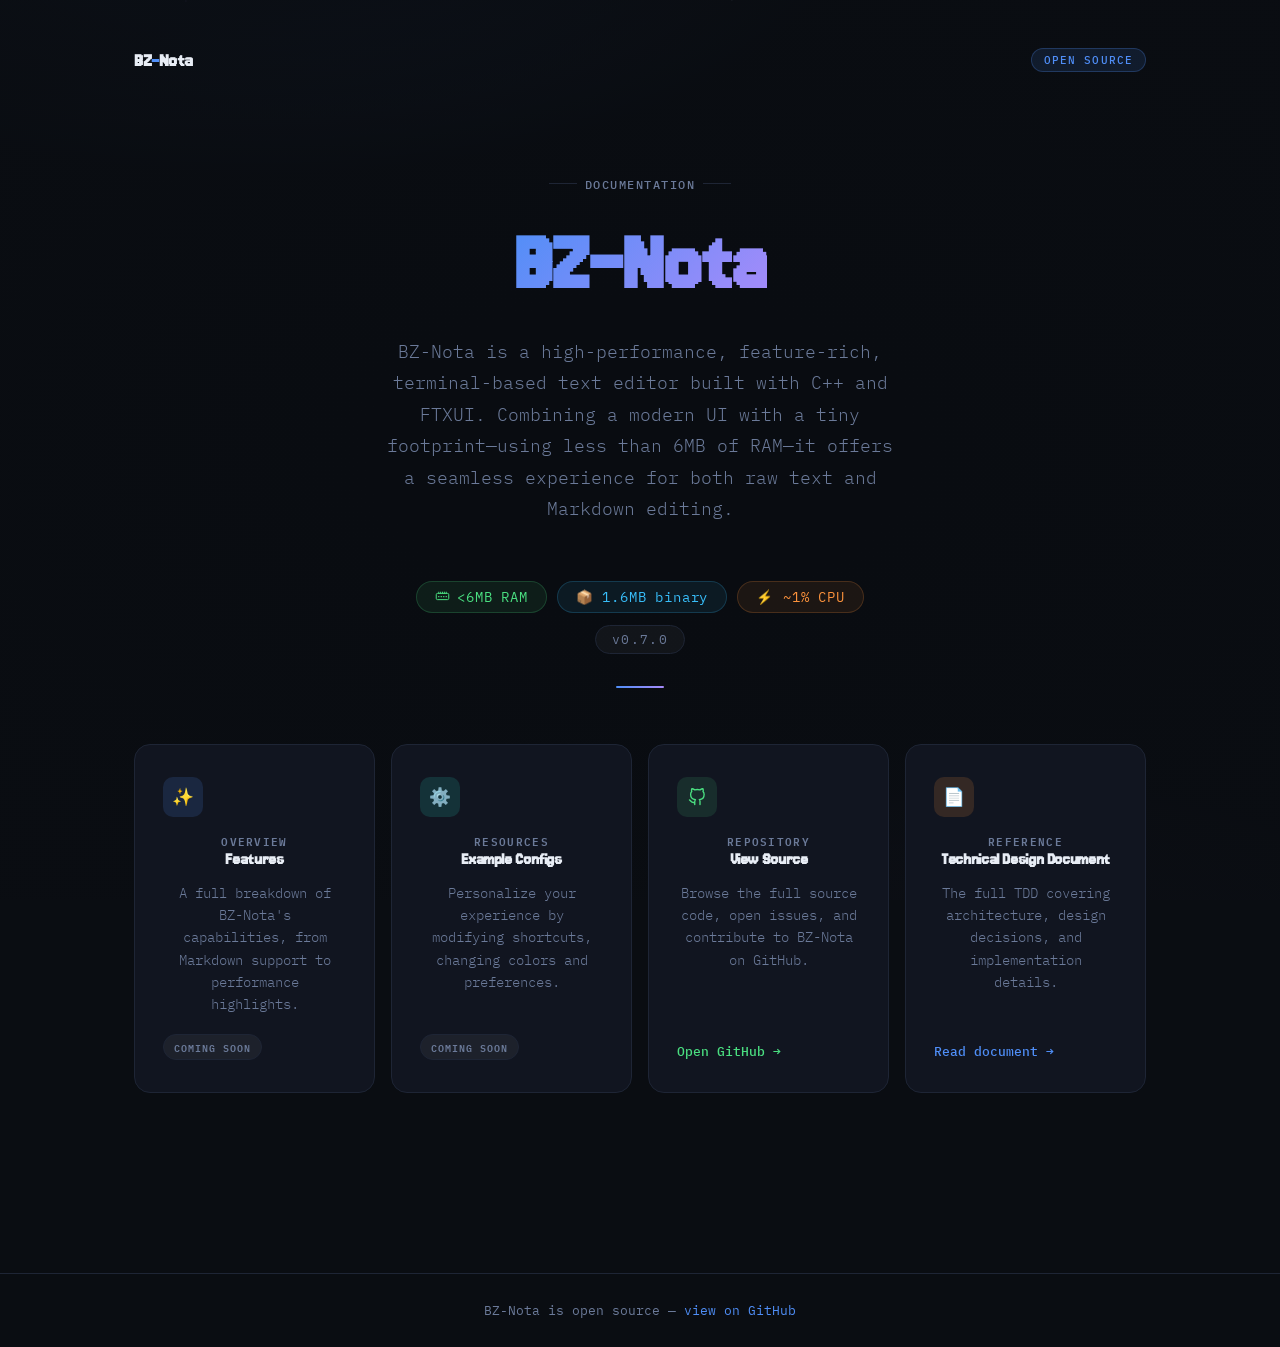
<file: index.html>
<!DOCTYPE html>
<html lang="en">
<head>
  <meta charset="UTF-8" />
  <meta name="viewport" content="width=device-width, initial-scale=1.0"/>
  <title>BZ-Nota</title>
  <meta name="description" content="BZ-Nota is a high-performance terminal-based text editor built with C++ and FTXUI. Under 6MB RAM, 1.6MB binary, ~1% CPU — with full Markdown support and a modern TUI." />
  <link href="https://fonts.googleapis.com/css2?family=Jersey+15&family=IBM+Plex+Mono:wght@300;400;500;600&display=swap" rel="stylesheet"/>
  <style>
    *, *::before, *::after { box-sizing: border-box; margin: 0; padding: 0; }

    :root {
      --bg: #0a0d12;
      --surface: #111520;
      --border: #1e2535;
      --accent: #4f8ef7;
      --accent-soft: rgba(79,142,247,0.12);
      --accent2: #a78bfa;
      --text: #e8edf5;
      --muted: #6b7a99;
      --card-bg: #13182200;
    }

    html { scroll-behavior: smooth; }

    body {
      background: var(--bg);
      color: var(--text);
      font-family: 'IBM Plex Mono', monospace;
      font-weight: 400;
      min-height: 100vh;
      overflow-x: hidden;
    }

    /* ── Terminal canvas background ── */
    #terminal-bg {
      position: fixed;
      inset: 0;
      z-index: 0;
      pointer-events: none;
      overflow: hidden;
      background: #0a0d12;
    }

    #terminal-bg canvas {
      position: absolute;
      inset: 0;
      width: 100%;
      height: 100%;
      opacity: 0.38;
    }

    /* Soft radial vignette so text stays readable */
    #terminal-bg::after {
      content: '';
      position: absolute;
      inset: 0;
      background:
        radial-gradient(ellipse 70% 55% at 50% 50%, transparent 30%, rgba(10,13,18,0.82) 100%),
        radial-gradient(ellipse 80% 50% at 20% -10%, rgba(79,142,247,0.10) 0%, transparent 60%),
        radial-gradient(ellipse 60% 40% at 80% 110%, rgba(167,139,250,0.07) 0%, transparent 60%);
    }

    /* ── Layout ── */
    .wrapper {
      position: relative;
      z-index: 1;
      max-width: 1060px;
      margin: 0 auto;
      padding: 0 24px;
    }

    /* ── Header ── */
    header {
      padding: 48px 0 0;
      display: flex;
      align-items: center;
      justify-content: space-between;
    }

    .logo {
      font-family: 'Jersey 15', monospace;
      font-weight: 800;
      font-size: 1.25rem;
      letter-spacing: -0.02em;
      color: var(--text);
    }

    .logo span { color: var(--accent); }

    .badge {
      font-size: 0.7rem;
      font-weight: 500;
      letter-spacing: 0.1em;
      text-transform: uppercase;
      color: var(--accent);
      background: var(--accent-soft);
      border: 1px solid rgba(79,142,247,0.25);
      padding: 4px 12px;
      border-radius: 999px;
    }

    /* ── Hero ── */
    .hero {
      padding: 96px 0 80px;
      text-align: center;
    }

    .hero-eyebrow {
      display: inline-flex;
      align-items: center;
      gap: 8px;
      font-size: 0.78rem;
      font-weight: 500;
      letter-spacing: 0.12em;
      text-transform: uppercase;
      color: var(--muted);
      margin-bottom: 28px;
    }

    .hero-eyebrow::before,
    .hero-eyebrow::after {
      content: '';
      display: block;
      width: 28px;
      height: 1px;
      background: var(--border);
    }

    h1 {
      font-family: 'Jersey 15', monospace;
      font-weight: 800;
      font-size: clamp(3rem, 8vw, 5.5rem);
      line-height: 1.0;
      letter-spacing: -0.02em;
      margin-bottom: 28px;
    }

    h1 .highlight {
      background: linear-gradient(135deg, var(--accent) 0%, var(--accent2) 100%);
      -webkit-background-clip: text;
      -webkit-text-fill-color: transparent;
      background-clip: text;
    }

    .hero-desc {
      font-size: 1.125rem;
      line-height: 1.75;
      color: var(--muted);
      max-width: 520px;
      margin: 0 auto 56px;
      font-weight: 300;
    }

    /* ── Divider ── */
    .divider {
      width: 48px;
      height: 2px;
      background: linear-gradient(90deg, var(--accent), var(--accent2));
      margin: 0 auto 56px;
      border-radius: 2px;
    }

    /* ── Cards ── */
    .cards {
      display: grid;
      grid-template-columns: repeat(4, 1fr);
      gap: 16px;
      padding-bottom: 100px;
    }

    @media (max-width: 900px) {
      .cards { grid-template-columns: repeat(2, 1fr); }
    }

    @media (max-width: 480px) {
      .cards { grid-template-columns: 1fr; }
    }

    .card {
      position: relative;
      background: var(--surface);
      border: 1px solid var(--border);
      border-radius: 16px;
      padding: 32px 28px;
      text-decoration: none;
      color: inherit;
      transition: transform 0.2s ease, border-color 0.2s ease, box-shadow 0.2s ease;
      overflow: hidden;
      display: flex;
      flex-direction: column;
      gap: 14px;
    }

    .card::before {
      content: '';
      position: absolute;
      inset: 0;
      background: linear-gradient(135deg, rgba(79,142,247,0.06), transparent 60%);
      opacity: 0;
      transition: opacity 0.2s ease;
      border-radius: inherit;
    }

    .card:hover {
      transform: translateY(-4px);
      border-color: rgba(79,142,247,0.4);
      box-shadow: 0 16px 48px rgba(0,0,0,0.4), 0 0 0 1px rgba(79,142,247,0.1);
    }

    .card:hover::before { opacity: 1; }

    .card.disabled {
      opacity: 0.45;
      pointer-events: none;
      cursor: default;
    }

    .card-icon {
      width: 40px;
      height: 40px;
      border-radius: 10px;
      display: flex;
      align-items: center;
      justify-content: center;
      font-size: 1.1rem;
      flex-shrink: 0;
    }

    .card-icon.blue { background: rgba(79,142,247,0.15); }
    .card-icon.purple { background: rgba(167,139,250,0.15); }
    .card-icon.teal { background: rgba(45,212,191,0.15); }

    .card-label {
      font-size: 0.68rem;
      font-weight: 600;
      letter-spacing: 0.12em;
      text-transform: uppercase;
      color: var(--muted);
    }

    .card-title {
      font-family: 'Jersey 15', monospace;
      font-weight: 700;
      font-size: 1.15rem;
      letter-spacing: -0.02em;
      color: var(--text);
    }

    .card-desc {
      font-size: 0.875rem;
      line-height: 1.6;
      color: var(--muted);
      font-weight: 300;
      flex: 1;
    }

    .card-arrow {
      font-size: 0.8rem;
      color: var(--accent);
      font-weight: 500;
      display: flex;
      align-items: center;
      gap: 4px;
      margin-top: 4px;
      transition: gap 0.2s ease;
    }

    .card:hover .card-arrow { gap: 8px; }

    .soon-tag {
      font-size: 0.65rem;
      font-weight: 600;
      letter-spacing: 0.1em;
      text-transform: uppercase;
      color: var(--muted);
      background: rgba(255,255,255,0.05);
      border: 1px solid var(--border);
      padding: 3px 10px;
      border-radius: 999px;
      width: fit-content;
      margin-top: 4px;
    }

    /* ── Footer ── */
    footer {
      border-top: 1px solid var(--border);
      padding: 28px 0;
      text-align: center;
      font-size: 0.8rem;
      color: var(--muted);
      position: relative;
      z-index: 1;
    }

    footer a {
      color: var(--accent);
      text-decoration: none;
    }

    footer a:hover { text-decoration: underline; }

    /* ── Animations ── */
    @keyframes fadeUp {
      from { opacity: 0; transform: translateY(24px); }
      to   { opacity: 1; transform: translateY(0); }
    }

    .hero-eyebrow { animation: fadeUp 0.5s ease both; }
    h1            { animation: fadeUp 0.5s 0.1s ease both; }
    .hero-desc    { animation: fadeUp 0.5s 0.2s ease both; }
    .divider      { animation: fadeUp 0.5s 0.3s ease both; }
    .card:nth-child(1) { animation: fadeUp 0.5s 0.35s ease both; }
    .card:nth-child(2) { animation: fadeUp 0.5s 0.45s ease both; }
    .card:nth-child(3) { animation: fadeUp 0.5s 0.55s ease both; }
    .card:nth-child(4) { animation: fadeUp 0.5s 0.65s ease both; }
  </style>
</head>
<body>

  <div class="wrapper">

    <header>
      <div class="logo">BZ<span>-</span>Nota</div>
      <span class="badge">Open Source</span>
    </header>

    <section class="hero">
      <div class="hero-eyebrow">Documentation</div>
      <h1><a href="https://github.com/BZ-Interactive/BZ-Nota" target="_blank" rel="noopener" style="text-decoration:none;"><span class="highlight">BZ-Nota</span></a></h1>
      <p class="hero-desc">
        BZ-Nota is a high-performance, feature-rich, terminal-based text editor built with C++ and FTXUI. Combining a modern UI with a tiny footprint—using less than 6MB of RAM—it offers a seamless experience for both raw text and Markdown editing.
      </p>
      <div style="margin-bottom: 32px; display: flex; flex-direction: column; gap: 12px; align-items: center;">
        <div style="display: flex; flex-wrap: wrap; gap: 10px; justify-content: center;">
          <span style="font-family: 'IBM Plex Mono', monospace; font-size: 0.85rem; color: #4ade80; background: rgba(74,222,128,0.08); border: 1px solid rgba(74,222,128,0.2); padding: 6px 18px; border-radius: 999px; letter-spacing: 0.06em; display:inline-flex; align-items:center; gap:7px;">
            <svg width="15" height="15" viewBox="0 0 24 24" fill="none" xmlns="http://www.w3.org/2000/svg" style="flex-shrink:0;">
              <rect x="2" y="7" width="20" height="10" rx="2" stroke="#4ade80" stroke-width="1.6"/>
              <rect x="5" y="11" width="2" height="2" rx="0.4" fill="#4ade80"/>
              <rect x="9" y="11" width="2" height="2" rx="0.4" fill="#4ade80"/>
              <rect x="13" y="11" width="2" height="2" rx="0.4" fill="#4ade80"/>
              <rect x="17" y="11" width="2" height="2" rx="0.4" fill="#4ade80"/>
              <line x1="6" y1="7" x2="6" y2="5" stroke="#4ade80" stroke-width="1.5" stroke-linecap="round"/>
              <line x1="9" y1="7" x2="9" y2="5" stroke="#4ade80" stroke-width="1.5" stroke-linecap="round"/>
              <line x1="12" y1="7" x2="12" y2="5" stroke="#4ade80" stroke-width="1.5" stroke-linecap="round"/>
              <line x1="15" y1="7" x2="15" y2="5" stroke="#4ade80" stroke-width="1.5" stroke-linecap="round"/>
              <line x1="18" y1="7" x2="18" y2="5" stroke="#4ade80" stroke-width="1.5" stroke-linecap="round"/>
            </svg>
            &lt;6MB RAM
          </span>
          <span style="font-family: 'IBM Plex Mono', monospace; font-size: 0.85rem; color: #38bdf8; background: rgba(56,189,248,0.08); border: 1px solid rgba(56,189,248,0.2); padding: 6px 18px; border-radius: 999px; letter-spacing: 0.06em;">📦 1.6MB binary</span>
          <span style="font-family: 'IBM Plex Mono', monospace; font-size: 0.85rem; color: #fb923c; background: rgba(251,146,60,0.08); border: 1px solid rgba(251,146,60,0.2); padding: 6px 18px; border-radius: 999px; letter-spacing: 0.06em;">⚡ ~1% CPU</span>
        </div>
        <span style="font-family: 'IBM Plex Mono', monospace; font-size: 0.8rem; color: var(--muted); background: rgba(255,255,255,0.04); border: 1px solid var(--border); padding: 5px 16px; border-radius: 999px; letter-spacing: 0.1em;">v0.7.0</span>
      </div>
      <div class="divider"></div>

      <div class="cards">

        <!-- Features -->
        <div class="card disabled">
          <div class="card-icon blue">✨</div>
          <div>
            <div class="card-label">Overview</div>
            <div class="card-title">Features</div>
          </div>
          <p class="card-desc">A full breakdown of BZ-Nota's capabilities, from Markdown support to performance highlights.</p>
          <div class="soon-tag">Coming soon</div>
        </div>


        <!-- Example Configs -->
        <div class="card disabled">
          <div class="card-icon teal">⚙️</div>
          <div>
            <div class="card-label">Resources</div>
            <div class="card-title">Example Configs</div>
          </div>
          <p class="card-desc">Personalize your experience by modifying shortcuts, changing colors and preferences.</p>
          <div class="soon-tag">Coming soon</div>
        </div>

        <!-- View Source -->
        <a href="https://github.com/BZ-Interactive/BZ-Nota" class="card" target="_blank" rel="noopener">
          <div class="card-icon" style="background: rgba(74,222,128,0.12);">
            <svg width="18" height="18" viewBox="0 0 24 24" fill="none" stroke="#4ade80" stroke-width="1.8" stroke-linecap="round" stroke-linejoin="round">
              <path d="M9 19c-5 1.5-5-2.5-7-3m14 6v-3.87a3.37 3.37 0 0 0-.94-2.61c3.14-.35 6.44-1.54 6.44-7A5.44 5.44 0 0 0 20 4.77 5.07 5.07 0 0 0 19.91 1S18.73.65 16 2.48a13.38 13.38 0 0 0-7 0C6.27.65 5.09 1 5.09 1A5.07 5.07 0 0 0 5 4.77a5.44 5.44 0 0 0-1.5 3.78c0 5.42 3.3 6.61 6.44 7A3.37 3.37 0 0 0 9 18.13V22"/>
            </svg>
          </div>
          <div>
            <div class="card-label">Repository</div>
            <div class="card-title">View Source</div>
          </div>
          <p class="card-desc">Browse the full source code, open issues, and contribute to BZ-Nota on GitHub.</p>
          <div class="card-arrow" style="color:#4ade80;">Open GitHub →</div>
        </a>

        <!-- TDD -->
        <a href="https://media.githubusercontent.com/media/BZ-Interactive/BZ-Nota/refs/heads/main/Documents/BZ-Nota_TDD.pdf" class="card" target="_blank" rel="noopener">
          <div class="card-icon" style="background: rgba(251,146,60,0.15);">📄</div>
          <div>
            <div class="card-label">Reference</div>
            <div class="card-title">Technical Design Document</div>
          </div>
          <p class="card-desc">The full TDD covering architecture, design decisions, and implementation details.</p>
          <div class="card-arrow">Read document →</div>
        </a>

      </div>
    </section>

  </div>

  <footer>
    <div class="wrapper">
      BZ-Nota is open source —
      <a href="https://github.com/BZ-Interactive/BZ-Nota" target="_blank" rel="noopener">view on GitHub</a>
    </div>
  </footer>

  <!-- Terminal background -->
  <div id="terminal-bg"><canvas id="term-canvas"></canvas></div>

  <script>
    /* ── TERMINAL RAIN BACKGROUND ── */
    const canvas = document.getElementById('term-canvas');
    const ctx    = canvas.getContext('2d');

    // Characters: mix of ASCII box-drawing, code symbols, alphanumeric
    const CHARS = '│─┼┐┘┌└├┤┬┴▓▒░█▄▀■□►◄▲▼01{}[]()<>=/\\;:+-*&^%$#@!~`ABCDEFabcdef';

    // Colour bands — cool blue/teal/purple to match the theme
    const COLORS = [
      'rgba(79,142,247,',   // accent blue
      'rgba(167,139,250,',  // accent purple
      'rgba(45,212,191,',   // teal
      'rgba(148,163,184,',  // slate
    ];

    const FONT_SIZE = 13;
    let cols, drops;

    function resize() {
      canvas.width  = window.innerWidth;
      canvas.height = window.innerHeight;
      cols  = Math.floor(canvas.width / FONT_SIZE);
      drops = Array.from({ length: cols }, () => Math.random() * -100);
    }

    resize();
    window.addEventListener('resize', resize);

    function draw() {
      // Fade trail
      ctx.fillStyle = 'rgba(10,13,18,0.15)';
      ctx.fillRect(0, 0, canvas.width, canvas.height);

      ctx.font = `${FONT_SIZE}px "IBM Plex Mono", monospace`;

      for (let i = 0; i < drops.length; i++) {
        const char  = CHARS[Math.floor(Math.random() * CHARS.length)];
        const color = COLORS[Math.floor(Math.random() * COLORS.length)];
        const y     = drops[i] * FONT_SIZE;

        // Head glyph — brighter
        ctx.fillStyle = color + '0.9)';
        ctx.fillText(char, i * FONT_SIZE, y);

        // Occasional extra-bright head flash
        if (Math.random() > 0.97) {
          ctx.fillStyle = 'rgba(200,230,255,0.95)';
          ctx.fillText(char, i * FONT_SIZE, y);
        }

        // Reset column when it exits the screen
        if (y > canvas.height && Math.random() > 0.975) {
          drops[i] = 0;
        }

        drops[i] += Math.random() * 0.4 + 0.15; // vary speed per column
      }
    }

    setInterval(draw, 50);
  </script>

</body>
</html>
</file>
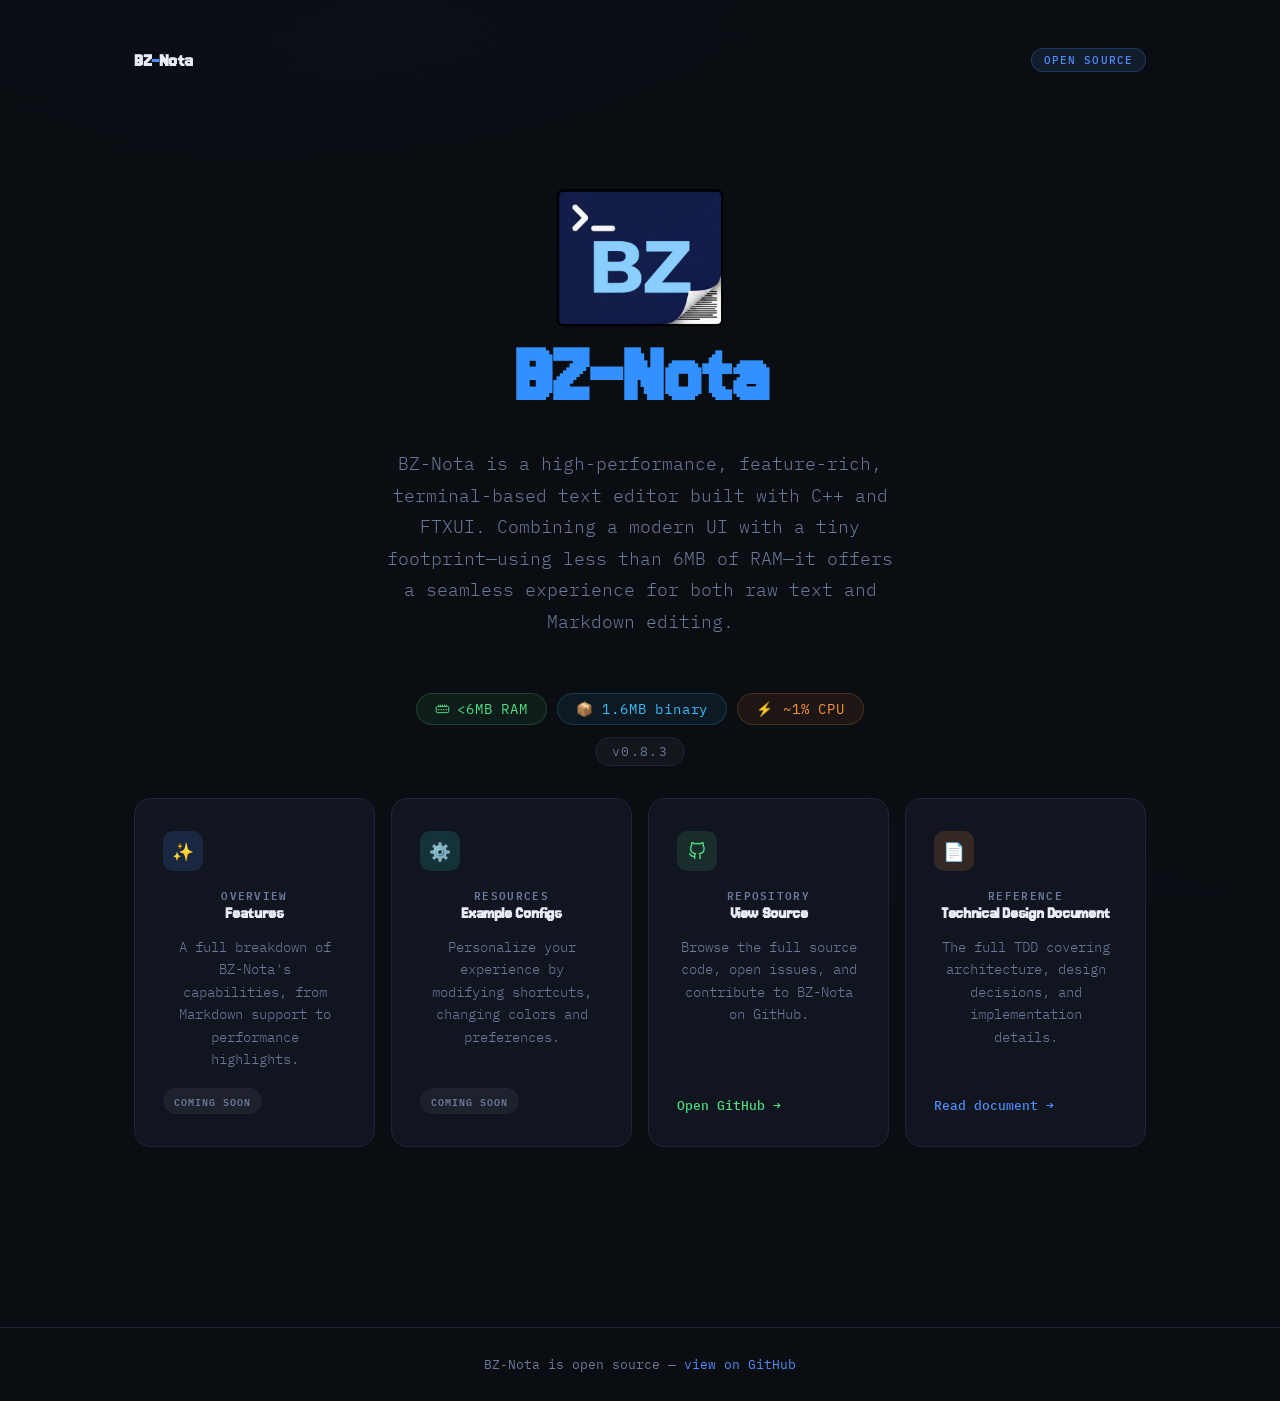
<file: docs/index.html>
<!DOCTYPE html>
<html lang="en">
<head>
  <meta charset="UTF-8" />
  <meta name="viewport" content="width=device-width, initial-scale=1.0"/>
  <title>BZ-Nota</title>
  <meta name="description" content="BZ-Nota is a high-performance terminal-based text editor built with C++ and FTXUI. Under 6MB RAM, 1.6MB binary, ~1% CPU — with full Markdown support and a modern TUI." />
  <link href="https://fonts.googleapis.com/css2?family=Jersey+15&family=IBM+Plex+Mono:wght@300;400;500;600&display=swap" rel="stylesheet"/>
  <link rel="stylesheet" href="style.css" />
</head>
<body>

  <div class="wrapper">

    <header>
      <div class="logo">BZ<span>-</span>Nota</div>
      <span class="badge">Open Source</span>
    </header>

    <section class="hero">
      <img src="BZ-Nota_web_logo.webp" alt="BZ-Nota" style="height: 180px; margin-bottom: -20px;" />
      <h1><a href="https://github.com/BZ-Interactive/BZ-Nota" target="_blank" rel="noopener" style="text-decoration:none;"><span class="title-solid">BZ-Nota</span></a></h1>
      <p class="hero-desc">
        BZ-Nota is a high-performance, feature-rich, terminal-based text editor built with C++ and FTXUI. Combining a modern UI with a tiny footprint—using less than 6MB of RAM—it offers a seamless experience for both raw text and Markdown editing.
      </p>
      <div style="margin-bottom: 32px; display: flex; flex-direction: column; gap: 12px; align-items: center;">
        <div style="display: flex; flex-wrap: wrap; gap: 10px; justify-content: center;">
          <span style="font-family: 'IBM Plex Mono', monospace; font-size: 0.85rem; color: #4ade80; background: rgba(74,222,128,0.08); border: 1px solid rgba(74,222,128,0.2); padding: 6px 18px; border-radius: 999px; letter-spacing: 0.06em; display:inline-flex; align-items:center; gap:7px;">
            <svg width="15" height="15" viewBox="0 0 24 24" fill="none" xmlns="http://www.w3.org/2000/svg" style="flex-shrink:0;">
              <rect x="2" y="7" width="20" height="10" rx="2" stroke="#4ade80" stroke-width="1.6"/>
              <rect x="5" y="11" width="2" height="2" rx="0.4" fill="#4ade80"/>
              <rect x="9" y="11" width="2" height="2" rx="0.4" fill="#4ade80"/>
              <rect x="13" y="11" width="2" height="2" rx="0.4" fill="#4ade80"/>
              <rect x="17" y="11" width="2" height="2" rx="0.4" fill="#4ade80"/>
              <line x1="6" y1="7" x2="6" y2="5" stroke="#4ade80" stroke-width="1.5" stroke-linecap="round"/>
              <line x1="9" y1="7" x2="9" y2="5" stroke="#4ade80" stroke-width="1.5" stroke-linecap="round"/>
              <line x1="12" y1="7" x2="12" y2="5" stroke="#4ade80" stroke-width="1.5" stroke-linecap="round"/>
              <line x1="15" y1="7" x2="15" y2="5" stroke="#4ade80" stroke-width="1.5" stroke-linecap="round"/>
              <line x1="18" y1="7" x2="18" y2="5" stroke="#4ade80" stroke-width="1.5" stroke-linecap="round"/>
            </svg>
            &lt;6MB RAM
          </span>
          <span style="font-family: 'IBM Plex Mono', monospace; font-size: 0.85rem; color: #38bdf8; background: rgba(56,189,248,0.08); border: 1px solid rgba(56,189,248,0.2); padding: 6px 18px; border-radius: 999px; letter-spacing: 0.06em;">📦 1.6MB binary</span>
          <span style="font-family: 'IBM Plex Mono', monospace; font-size: 0.85rem; color: #fb923c; background: rgba(251,146,60,0.08); border: 1px solid rgba(251,146,60,0.2); padding: 6px 18px; border-radius: 999px; letter-spacing: 0.06em;">⚡ ~1% CPU</span>
        </div>
        <span style="font-family: 'IBM Plex Mono', monospace; font-size: 0.8rem; color: var(--muted); background: rgba(255,255,255,0.04); border: 1px solid var(--border); padding: 5px 16px; border-radius: 999px; letter-spacing: 0.1em;">v0.8.3</span>
      </div>

      <div class="cards">

        <!-- Features -->
        <div class="card disabled">
          <div class="card-icon blue">✨</div>
          <div>
            <div class="card-label">Overview</div>
            <div class="card-title">Features</div>
          </div>
          <p class="card-desc">A full breakdown of BZ-Nota's capabilities, from Markdown support to performance highlights.</p>
          <div class="soon-tag">Coming soon</div>
        </div>


        <!-- Example Configs -->
        <div class="card disabled">
          <div class="card-icon teal">⚙️</div>
          <div>
            <div class="card-label">Resources</div>
            <div class="card-title">Example Configs</div>
          </div>
          <p class="card-desc">Personalize your experience by modifying shortcuts, changing colors and preferences.</p>
          <div class="soon-tag">Coming soon</div>
        </div>

        <!-- View Source -->
        <a href="https://github.com/BZ-Interactive/BZ-Nota" class="card" target="_blank" rel="noopener">
          <div class="card-icon" style="background: rgba(74,222,128,0.12);">
            <svg width="18" height="18" viewBox="0 0 24 24" fill="none" stroke="#4ade80" stroke-width="1.8" stroke-linecap="round" stroke-linejoin="round">
              <path d="M9 19c-5 1.5-5-2.5-7-3m14 6v-3.87a3.37 3.37 0 0 0-.94-2.61c3.14-.35 6.44-1.54 6.44-7A5.44 5.44 0 0 0 20 4.77 5.07 5.07 0 0 0 19.91 1S18.73.65 16 2.48a13.38 13.38 0 0 0-7 0C6.27.65 5.09 1 5.09 1A5.07 5.07 0 0 0 5 4.77a5.44 5.44 0 0 0-1.5 3.78c0 5.42 3.3 6.61 6.44 7A3.37 3.37 0 0 0 9 18.13V22"/>
            </svg>
          </div>
          <div>
            <div class="card-label">Repository</div>
            <div class="card-title">View Source</div>
          </div>
          <p class="card-desc">Browse the full source code, open issues, and contribute to BZ-Nota on GitHub.</p>
          <div class="card-arrow" style="color:#4ade80;">Open GitHub →</div>
        </a>

        <!-- TDD -->
        <a href="https://media.githubusercontent.com/media/BZ-Interactive/BZ-Nota/refs/heads/main/docs/BZ-Nota_TDD.pdf" class="card" target="_blank" rel="noopener">
          <div class="card-icon" style="background: rgba(251,146,60,0.15);">📄</div>
          <div>
            <div class="card-label">Reference</div>
            <div class="card-title">Technical Design Document</div>
          </div>
          <p class="card-desc">The full TDD covering architecture, design decisions, and implementation details.</p>
          <div class="card-arrow">Read document →</div>
        </a>

      </div>
    </section>

  </div>

  <footer>
    <div class="wrapper">
      BZ-Nota is open source —
      <a href="https://github.com/BZ-Interactive/BZ-Nota" target="_blank" rel="noopener">view on GitHub</a>
    </div>
  </footer>

  <!-- Terminal background -->
  <div id="terminal-bg"><canvas id="term-canvas"></canvas></div>

  <script>
    /* ── TERMINAL RAIN BACKGROUND ── */
    const canvas = document.getElementById('term-canvas');
    const ctx    = canvas.getContext('2d');

    // Characters: mix of ASCII box-drawing, code symbols, alphanumeric
    const CHARS = '│─┼┐┘┌└├┤┬┴▓▒░█▄▀■□►◄▲▼01{}[]()<>=/\\;:+-*&^%$#@!~`ABCDEFabcdef';

    // Colour bands — cool blue/teal/purple to match the theme
    const COLORS = [
      'rgba(79,142,247,',   // accent blue
      'rgba(167,139,250,',  // accent purple
      'rgba(45,212,191,',   // teal
      'rgba(148,163,184,',  // slate
    ];

    const FONT_SIZE = 13;
    let cols, drops;

    function resize() {
      canvas.width  = window.innerWidth;
      canvas.height = window.innerHeight;
      cols  = Math.floor(canvas.width / FONT_SIZE);
      drops = Array.from({ length: cols }, () => Math.random() * -100);
    }

    resize();
    window.addEventListener('resize', resize);

    function draw() {
      // Fade trail
      ctx.fillStyle = 'rgba(10,13,18,0.15)';
      ctx.fillRect(0, 0, canvas.width, canvas.height);

      ctx.font = `${FONT_SIZE}px "IBM Plex Mono", monospace`;

      for (let i = 0; i < drops.length; i++) {
        const char  = CHARS[Math.floor(Math.random() * CHARS.length)];
        const color = COLORS[Math.floor(Math.random() * COLORS.length)];
        const y     = drops[i] * FONT_SIZE;

        // Head glyph — brighter
        ctx.fillStyle = color + '0.9)';
        ctx.fillText(char, i * FONT_SIZE, y);

        // Occasional extra-bright head flash
        if (Math.random() > 0.97) {
          ctx.fillStyle = 'rgba(200,230,255,0.95)';
          ctx.fillText(char, i * FONT_SIZE, y);
        }

        // Reset column when it exits the screen
        if (y > canvas.height && Math.random() > 0.975) {
          drops[i] = 0;
        }

        drops[i] += Math.random() * 0.4 + 0.15; // vary speed per column
      }
    }

    setInterval(draw, 50);
  </script>

</body>
</html>
</file>
<file: docs/style.css>
*, *::before, *::after { box-sizing: border-box; margin: 0; padding: 0; }

:root {
    --bg: #0a0d12;
    --surface: #111520;
    --border: #1e2535;
    --accent: #4f8ef7;
    --accent-soft: rgba(79,142,247,0.12);
    --accent2: #a78bfa;
    --text: #e8edf5;
    --muted: #6b7a99;
    --card-bg: #13182200;
}

html { scroll-behavior: smooth; }

body {
    background: var(--bg);
    color: var(--text);
    font-family: 'IBM Plex Mono', monospace;
    font-weight: 400;
    min-height: 100vh;
    overflow-x: hidden;
}

/* ── Terminal canvas background ── */
#terminal-bg {
    position: fixed;
    inset: 0;
    z-index: 0;
    pointer-events: none;
    overflow: hidden;
    background: #0a0d12;
}

#terminal-bg canvas {
    position: absolute;
    inset: 0;
    width: 100%;
    height: 100%;
    opacity: 0.38;
}

/* Soft radial vignette so text stays readable */
#terminal-bg::after {
    content: '';
    position: absolute;
    inset: 0;
    background:
    radial-gradient(ellipse 70% 55% at 50% 50%, transparent 30%, rgba(10,13,18,0.82) 100%),
    radial-gradient(ellipse 80% 50% at 20% -10%, rgba(79,142,247,0.10) 0%, transparent 60%),
    radial-gradient(ellipse 60% 40% at 80% 110%, rgba(167,139,250,0.07) 0%, transparent 60%);
}

/* ── Layout ── */
.wrapper {
    position: relative;
    z-index: 1;
    max-width: 1060px;
    margin: 0 auto;
    padding: 0 24px;
}

/* ── Header ── */
header {
    padding: 48px 0 0;
    display: flex;
    align-items: center;
    justify-content: space-between;
}

.logo {
    font-family: 'Jersey 15', monospace;
    font-weight: 800;
    font-size: 1.25rem;
    letter-spacing: -0.02em;
    color: var(--text);
}

.logo span { color: var(--accent); }

.badge {
    font-size: 0.7rem;
    font-weight: 500;
    letter-spacing: 0.1em;
    text-transform: uppercase;
    color: var(--accent);
    background: var(--accent-soft);
    border: 1px solid rgba(79,142,247,0.25);
    padding: 4px 12px;
    border-radius: 999px;
}

/* ── Hero ── */
.hero {
    padding: 96px 0 80px;
    text-align: center;
}

h1 {
    font-family: 'Jersey 15', monospace;
    font-weight: 800;
    font-size: clamp(3rem, 8vw, 5.5rem);
    line-height: 1.0;
    letter-spacing: -0.02em;
    margin-bottom: 28px;
}

h1 .title-solid {
    color: #3391FF;
}

.hero-desc {
    font-size: 1.125rem;
    line-height: 1.75;
    color: var(--muted);
    max-width: 520px;
    margin: 0 auto 56px;
    font-weight: 300;
}

/* ── Divider ── */
.divider {
    width: 48px;
    height: 2px;
    background: linear-gradient(90deg, var(--accent), var(--accent2));
    margin: 0 auto 56px;
    border-radius: 2px;
}

/* ── Cards ── */
.cards {
    display: grid;
    grid-template-columns: repeat(4, 1fr);
    gap: 16px;
    padding-bottom: 100px;
}

@media (max-width: 900px) {
    .cards { grid-template-columns: repeat(2, 1fr); }
}

@media (max-width: 480px) {
    .cards { grid-template-columns: 1fr; }
}

.card {
    position: relative;
    background: var(--surface);
    border: 1px solid var(--border);
    border-radius: 16px;
    padding: 32px 28px;
    text-decoration: none;
    color: inherit;
    transition: transform 0.2s ease, border-color 0.2s ease, box-shadow 0.2s ease;
    overflow: hidden;
    display: flex;
    flex-direction: column;
    gap: 14px;
}

.card::before {
    content: '';
    position: absolute;
    inset: 0;
    background: linear-gradient(135deg, rgba(79,142,247,0.06), transparent 60%);
    opacity: 0;
    transition: opacity 0.2s ease;
    border-radius: inherit;
}

.card:hover {
    transform: translateY(-4px);
    border-color: rgba(79,142,247,0.4);
    box-shadow: 0 16px 48px rgba(0,0,0,0.4), 0 0 0 1px rgba(79,142,247,0.1);
}

.card:hover::before { opacity: 1; }

.card.disabled {
    opacity: 0.45;
    pointer-events: none;
    cursor: default;
}

.card-icon {
    width: 40px;
    height: 40px;
    border-radius: 10px;
    display: flex;
    align-items: center;
    justify-content: center;
    font-size: 1.1rem;
    flex-shrink: 0;
}

.card-icon.blue { background: rgba(79,142,247,0.15); }
.card-icon.purple { background: rgba(167,139,250,0.15); }
.card-icon.teal { background: rgba(45,212,191,0.15); }

.card-label {
    font-size: 0.68rem;
    font-weight: 600;
    letter-spacing: 0.12em;
    text-transform: uppercase;
    color: var(--muted);
}

.card-title {
    font-family: 'Jersey 15', monospace;
    font-weight: 700;
    font-size: 1.15rem;
    letter-spacing: -0.02em;
    color: var(--text);
}

.card-desc {
    font-size: 0.875rem;
    line-height: 1.6;
    color: var(--muted);
    font-weight: 300;
    flex: 1;
}

.card-arrow {
    font-size: 0.8rem;
    color: var(--accent);
    font-weight: 500;
    display: flex;
    align-items: center;
    gap: 4px;
    margin-top: 4px;
    transition: gap 0.2s ease;
}

.card:hover .card-arrow { gap: 8px; }

.soon-tag {
    font-size: 0.65rem;
    font-weight: 600;
    letter-spacing: 0.1em;
    text-transform: uppercase;
    color: var(--muted);
    background: rgba(255,255,255,0.05);
    border: 1px solid var(--border);
    padding: 3px 10px;
    border-radius: 999px;
    width: fit-content;
    margin-top: 4px;
}

/* ── Footer ── */
footer {
    border-top: 1px solid var(--border);
    padding: 28px 0;
    text-align: center;
    font-size: 0.8rem;
    color: var(--muted);
    position: relative;
    z-index: 1;
}

footer a {
    color: var(--accent);
    text-decoration: none;
}

footer a:hover { text-decoration: underline; }

/* ── Animations ── */
@keyframes fadeUp {
    from { opacity: 0; transform: translateY(24px); }
    to   { opacity: 1; transform: translateY(0); }
}

h1            { animation: fadeUp 0.5s 0.1s ease both; }
.hero-desc    { animation: fadeUp 0.5s 0.2s ease both; }
.divider      { animation: fadeUp 0.5s 0.3s ease both; }
.card:nth-child(1) { animation: fadeUp 0.5s 0.35s ease both; }
.card:nth-child(2) { animation: fadeUp 0.5s 0.45s ease both; }
.card:nth-child(3) { animation: fadeUp 0.5s 0.55s ease both; }
.card:nth-child(4) { animation: fadeUp 0.5s 0.65s ease both; }
</file>
